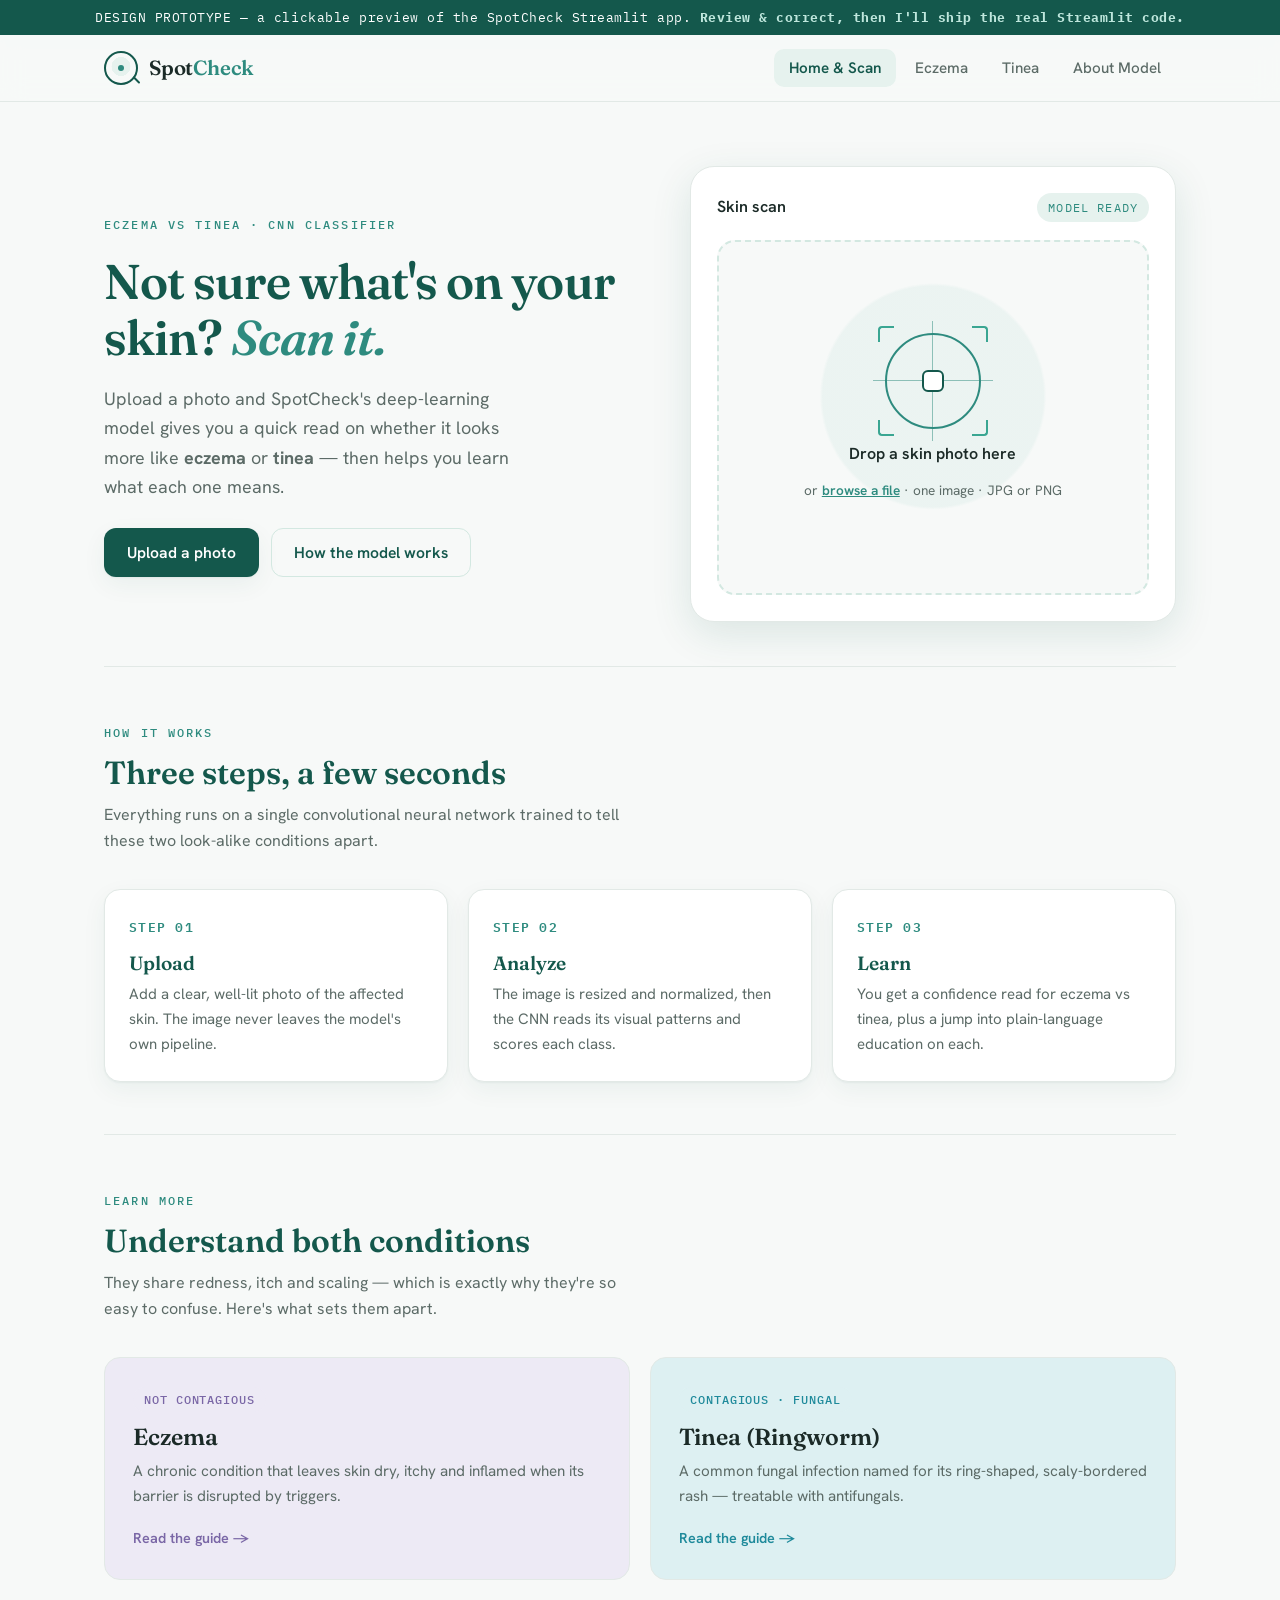
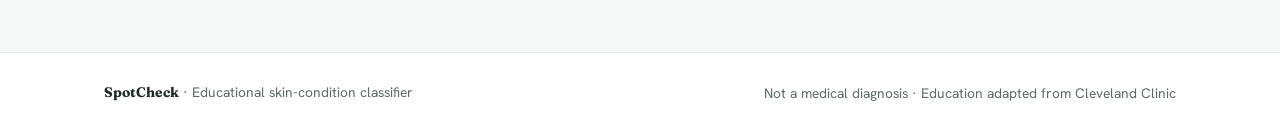
<file: spotcheck-prototype.html>
<!DOCTYPE html>
<html lang="en">
<head>
<meta charset="UTF-8" />
<meta name="viewport" content="width=device-width, initial-scale=1.0" />
<title>SpotCheck — Design Prototype</title>
<link rel="preconnect" href="https://fonts.googleapis.com">
<link rel="preconnect" href="https://fonts.gstatic.com" crossorigin>
<link href="https://fonts.googleapis.com/css2?family=Fraunces:opsz,wght@9..144,400;9..144,500;9..144,600;9..144,700&family=Hanken+Grotesk:wght@400;500;600;700&family=IBM+Plex+Mono:wght@400;500;600&display=swap" rel="stylesheet">
<style>
  :root{
    --bg:#F7F9F8;
    --surface:#FFFFFF;
    --mint:#E6F2EE;
    --mint-2:#D3E8E1;
    --primary:#14584C;
    --primary-2:#2E8B7F;
    --accent:#3AA692;
    --ink:#1B2A27;
    --muted:#5C6B67;
    --line:#E2E9E6;
    --amber:#C2571A;
    --amber-soft:#FBEDE3;
    --eczema:#7A67A6;
    --eczema-soft:#EDEAF5;
    --tinea:#1F8A9B;
    --tinea-soft:#DDF0F2;
    --radius:16px;
    --shadow:0 1px 2px rgba(20,88,76,.05), 0 8px 24px rgba(20,88,76,.06);
    --shadow-lg:0 12px 40px rgba(20,88,76,.12);
    --maxw:1120px;
  }
  *{box-sizing:border-box;}
  html{scroll-behavior:smooth;}
  body{
    margin:0;background:var(--bg);color:var(--ink);
    font-family:"Hanken Grotesk",system-ui,sans-serif;
    font-size:16px;line-height:1.65;-webkit-font-smoothing:antialiased;
  }
  h1,h2,h3,h4{font-family:"Fraunces",Georgia,serif;font-weight:600;line-height:1.15;color:var(--primary);margin:0;}
  a{color:inherit;text-decoration:none;}
  .mono{font-family:"IBM Plex Mono",monospace;}

  /* ---------- Top bar ---------- */
  header.topbar{
    position:sticky;top:0;z-index:50;background:rgba(247,249,248,.85);
    backdrop-filter:saturate(180%) blur(12px);
    border-bottom:1px solid var(--line);
  }
  .topbar-inner{
    max-width:var(--maxw);margin:0 auto;padding:14px 24px;
    display:flex;align-items:center;justify-content:space-between;gap:16px;
  }
  .brand{display:flex;align-items:center;gap:11px;cursor:pointer;}
  .brand .lens{
    width:34px;height:34px;border-radius:50%;flex:none;
    border:2px solid var(--primary);position:relative;
    background:radial-gradient(circle at 50% 45%,var(--mint) 0 42%,transparent 43%);
  }
  .brand .lens::after{
    content:"";position:absolute;width:9px;height:2px;background:var(--primary);
    right:-5px;bottom:2px;transform:rotate(45deg);border-radius:2px;
  }
  .brand .lens .dot{position:absolute;inset:0;margin:auto;width:6px;height:6px;border-radius:50%;background:var(--primary-2);}
  .brand b{font-family:"Fraunces",serif;font-weight:600;font-size:1.28rem;color:var(--ink);letter-spacing:-.01em;}
  .brand span{color:var(--primary-2);}
  nav.menu{display:flex;gap:4px;align-items:center;}
  nav.menu button{
    font-family:inherit;font-size:.95rem;font-weight:500;color:var(--muted);
    background:none;border:none;cursor:pointer;padding:9px 15px;border-radius:10px;
    position:relative;transition:.18s;
  }
  nav.menu button:hover{color:var(--primary);background:var(--mint);}
  nav.menu button.active{color:var(--primary);background:var(--mint);font-weight:600;}
  .menu-toggle{display:none;}

  main{max-width:var(--maxw);margin:0 auto;padding:0 24px;}
  .page{display:none;animation:fade .4s ease;}
  .page.active{display:block;}
  @keyframes fade{from{opacity:0;transform:translateY(6px);}to{opacity:1;transform:none;}}

  .eyebrow{
    font-family:"IBM Plex Mono",monospace;font-size:.74rem;letter-spacing:.18em;
    text-transform:uppercase;color:var(--primary-2);font-weight:500;
  }

  /* ---------- Home / Scan ---------- */
  .hero{
    display:grid;grid-template-columns:1.05fr .95fr;gap:48px;align-items:center;
    padding:64px 0 44px;
  }
  .hero h1{font-size:3.05rem;letter-spacing:-.02em;margin:16px 0 18px;}
  .hero h1 em{font-style:italic;color:var(--primary-2);}
  .hero p.lead{font-size:1.12rem;color:var(--muted);max-width:44ch;margin:0 0 26px;}
  .hero-cta{display:flex;gap:12px;flex-wrap:wrap;}
  .btn{
    font-family:inherit;font-weight:600;font-size:.98rem;cursor:pointer;
    padding:13px 22px;border-radius:12px;border:1px solid transparent;transition:.18s;
  }
  .btn-primary{background:var(--primary);color:#fff;box-shadow:var(--shadow);}
  .btn-primary:hover{background:#0f4b41;transform:translateY(-1px);}
  .btn-ghost{background:transparent;color:var(--primary);border-color:var(--mint-2);}
  .btn-ghost:hover{background:var(--mint);}

  /* Scan panel — the signature lens dropzone */
  .scan-card{
    background:var(--surface);border-radius:24px;padding:26px;box-shadow:var(--shadow-lg);
    border:1px solid var(--line);
  }
  .scan-head{display:flex;align-items:center;justify-content:space-between;margin-bottom:18px;}
  .scan-head .pill{font-family:"IBM Plex Mono",monospace;font-size:.72rem;letter-spacing:.1em;
    text-transform:uppercase;color:var(--primary-2);background:var(--mint);padding:5px 11px;border-radius:20px;}
  .dropzone{
    position:relative;border:2px dashed var(--mint-2);border-radius:18px;
    background:
      radial-gradient(circle at 50% 44%, rgba(58,166,146,.06) 0 38%, transparent 39%),
      var(--bg);
    aspect-ratio:1/.82;display:flex;flex-direction:column;align-items:center;justify-content:center;
    text-align:center;gap:12px;cursor:pointer;transition:.2s;overflow:hidden;
  }
  .dropzone:hover{border-color:var(--accent);background:var(--mint);}
  .reticle{
    width:96px;height:96px;border-radius:50%;border:2px solid var(--primary-2);
    position:relative;display:flex;align-items:center;justify-content:center;
  }
  .reticle::before,.reticle::after{content:"";position:absolute;background:var(--primary-2);opacity:.5;}
  .reticle::before{width:1px;height:120px;}
  .reticle::after{height:1px;width:120px;}
  .reticle .crosshair{width:22px;height:22px;border:2px solid var(--primary);border-radius:6px;background:var(--surface);z-index:1;position:relative;}
  .reticle .corner{position:absolute;width:16px;height:16px;border:2px solid var(--accent);}
  .reticle .c1{top:-9px;left:-9px;border-right:none;border-bottom:none;border-radius:4px 0 0 0;}
  .reticle .c2{top:-9px;right:-9px;border-left:none;border-bottom:none;border-radius:0 4px 0 0;}
  .reticle .c3{bottom:-9px;left:-9px;border-right:none;border-top:none;border-radius:0 0 0 4px;}
  .reticle .c4{bottom:-9px;right:-9px;border-left:none;border-top:none;border-radius:0 0 4px 0;}
  .dropzone .dz-title{font-weight:600;color:var(--ink);}
  .dropzone .dz-sub{font-size:.85rem;color:var(--muted);}
  .dropzone .browse{color:var(--primary-2);font-weight:600;text-decoration:underline;}

  /* Result card */
  .result{margin-top:18px;display:none;}
  .result.show{display:block;animation:fade .4s;}
  .result-top{display:flex;align-items:center;gap:14px;margin-bottom:16px;}
  .result-verdict{font-family:"Fraunces",serif;font-size:1.5rem;font-weight:600;color:var(--primary);}
  .chip{font-family:"IBM Plex Mono",monospace;font-size:.72rem;letter-spacing:.08em;text-transform:uppercase;
    padding:5px 11px;border-radius:20px;font-weight:500;}
  .chip-eczema{background:var(--eczema-soft);color:var(--eczema);}
  .chip-tinea{background:var(--tinea-soft);color:var(--tinea);}
  .bar-row{display:flex;align-items:center;gap:12px;margin:9px 0;}
  .bar-row .lab{width:74px;font-size:.86rem;color:var(--muted);font-weight:500;}
  .bar-track{flex:1;height:10px;background:var(--mint);border-radius:6px;overflow:hidden;}
  .bar-fill{height:100%;border-radius:6px;transition:width 1s cubic-bezier(.2,.7,.2,1);}
  .bar-row .val{width:52px;text-align:right;font-family:"IBM Plex Mono",monospace;font-size:.86rem;font-weight:600;color:var(--ink);}

  .disclaimer{
    display:flex;gap:12px;align-items:flex-start;background:var(--amber-soft);
    border:1px solid #F0D8C6;border-radius:14px;padding:14px 16px;margin-top:18px;
  }
  .disclaimer .ic{flex:none;width:22px;height:22px;border-radius:50%;background:var(--amber);color:#fff;
    display:flex;align-items:center;justify-content:center;font-weight:700;font-size:.8rem;font-family:serif;}
  .disclaimer p{margin:0;font-size:.86rem;color:#7a3d16;line-height:1.55;}

  /* How it works */
  section.block{padding:52px 0;border-top:1px solid var(--line);}
  .block-head{max-width:60ch;margin-bottom:34px;}
  .block-head h2{font-size:2rem;margin:10px 0 10px;}
  .block-head p{color:var(--muted);margin:0;}
  .steps{display:grid;grid-template-columns:repeat(3,1fr);gap:20px;}
  .step{background:var(--surface);border:1px solid var(--line);border-radius:var(--radius);padding:24px;box-shadow:var(--shadow);}
  .step .num{font-family:"IBM Plex Mono",monospace;font-size:.8rem;color:var(--primary-2);font-weight:600;letter-spacing:.1em;}
  .step h3{font-size:1.2rem;margin:12px 0 8px;}
  .step p{margin:0;color:var(--muted);font-size:.94rem;}

  .learn-split{display:grid;grid-template-columns:1fr 1fr;gap:20px;}
  .learn-card{border-radius:var(--radius);padding:28px;cursor:pointer;transition:.2s;border:1px solid var(--line);}
  .learn-card:hover{transform:translateY(-2px);box-shadow:var(--shadow-lg);}
  .learn-card.ecz{background:var(--eczema-soft);}
  .learn-card.tin{background:var(--tinea-soft);}
  .learn-card h3{font-size:1.45rem;color:var(--ink);margin-bottom:8px;}
  .learn-card p{margin:0 0 16px;color:var(--muted);font-size:.95rem;}
  .learn-card .go{font-weight:600;font-size:.9rem;}
  .learn-card.ecz .go{color:var(--eczema);}
  .learn-card.tin .go{color:var(--tinea);}

  /* ---------- Article layout (Eczema / Tinea) ---------- */
  .article-hero{padding:52px 0 30px;}
  .article-hero .chip{margin-bottom:14px;display:inline-block;}
  .article-hero h1{font-size:2.7rem;letter-spacing:-.02em;margin-bottom:14px;}
  .article-hero p{color:var(--muted);max-width:58ch;font-size:1.08rem;margin:0;}
  .glance{display:flex;flex-wrap:wrap;gap:10px;margin-top:22px;}
  .glance .g{background:var(--surface);border:1px solid var(--line);border-radius:12px;padding:10px 15px;font-size:.85rem;}
  .glance .g b{display:block;color:var(--primary);font-family:"Fraunces",serif;font-size:1.05rem;}
  .glance .g span{color:var(--muted);}

  .article-layout{display:grid;grid-template-columns:1fr 244px;gap:44px;align-items:start;padding-bottom:70px;}
  .toolbar{display:flex;align-items:center;justify-content:space-between;gap:12px;margin-bottom:14px;flex-wrap:wrap;}
  .toolbar .t-title{font-family:"IBM Plex Mono",monospace;font-size:.74rem;letter-spacing:.16em;text-transform:uppercase;color:var(--muted);}
  .expand-all{font-family:inherit;font-size:.85rem;font-weight:600;color:var(--primary-2);background:var(--mint);border:none;
    padding:8px 14px;border-radius:9px;cursor:pointer;transition:.15s;}
  .expand-all:hover{background:var(--mint-2);}

  .accordion{display:flex;flex-direction:column;gap:12px;}
  .acc{background:var(--surface);border:1px solid var(--line);border-radius:var(--radius);overflow:hidden;scroll-margin-top:88px;}
  .acc-head{display:flex;align-items:center;gap:14px;padding:20px 22px;cursor:pointer;user-select:none;transition:.15s;}
  .acc-head:hover{background:var(--mint);}
  .acc-head .idx{font-family:"IBM Plex Mono",monospace;font-size:.78rem;color:var(--primary-2);font-weight:600;flex:none;width:24px;}
  .acc-head h3{font-size:1.22rem;flex:1;}
  .acc-head .caret{flex:none;width:22px;height:22px;border-radius:50%;background:var(--mint);display:flex;align-items:center;justify-content:center;transition:.25s;color:var(--primary);}
  .acc.open .acc-head .caret{transform:rotate(180deg);background:var(--mint-2);}
  .acc-body{max-height:0;overflow:hidden;transition:max-height .4s ease;}
  .acc.open .acc-body{max-height:4000px;}
  .acc-inner{padding:2px 24px 24px;}
  .acc-inner h4{font-family:"Fraunces",serif;font-size:1.05rem;color:var(--ink);margin:20px 0 6px;font-weight:600;}
  .acc-inner h4:first-child{margin-top:6px;}
  .acc-inner p{margin:0 0 12px;color:#38443F;}
  .acc-inner ul{margin:0 0 14px;padding-left:20px;color:#38443F;}
  .acc-inner li{margin:4px 0;}
  .acc-inner .qa{color:var(--primary);font-weight:600;font-family:"Fraunces",serif;}
  .med-figure{margin:6px 0 18px;}
  .med-figure img{width:100%;height:auto;display:block;border-radius:14px;border:1px solid var(--line);}
  .med-figure figcaption{font-size:.8rem;color:var(--muted);margin-top:8px;line-height:1.45;}
  .med-figure figcaption b{color:var(--ink);font-weight:600;}

  /* Right quick nav */
  .quicknav{position:sticky;top:88px;}
  .quicknav .qn-label{font-family:"IBM Plex Mono",monospace;font-size:.72rem;letter-spacing:.16em;text-transform:uppercase;color:var(--muted);margin-bottom:12px;padding-left:12px;}
  .quicknav a{display:block;font-size:.9rem;color:var(--muted);padding:7px 12px;border-left:2px solid var(--line);transition:.15s;line-height:1.35;}
  .quicknav a:hover{color:var(--primary);border-color:var(--mint-2);background:var(--mint);}
  .quicknav a.active{color:var(--primary);font-weight:600;border-color:var(--primary);background:var(--mint);}

  .src-note{font-size:.82rem;color:var(--muted);margin-top:26px;padding-top:16px;border-top:1px solid var(--line);}
  .src-note a{color:var(--primary-2);text-decoration:underline;}

  /* ---------- About Model ---------- */
  .about-hero{padding:56px 0 20px;max-width:70ch;}
  .about-hero h1{font-size:2.7rem;letter-spacing:-.02em;margin:14px 0 16px;}
  .about-hero p{color:var(--muted);font-size:1.1rem;margin:0;}
  .highlight-grid{display:grid;grid-template-columns:repeat(3,1fr);gap:18px;padding:36px 0;}
  .hl{background:var(--primary);color:#fff;border-radius:20px;padding:26px;position:relative;overflow:hidden;}
  .hl:nth-child(2){background:var(--primary-2);}
  .hl:nth-child(3){background:#1E6B5E;}
  .hl .hl-eye{font-family:"IBM Plex Mono",monospace;font-size:.72rem;letter-spacing:.14em;text-transform:uppercase;opacity:.75;}
  .hl .hl-big{font-family:"Fraunces",serif;font-size:2.5rem;font-weight:600;margin:8px 0 2px;line-height:1;}
  .hl .hl-sub{font-size:.9rem;opacity:.9;}

  .narrative{display:grid;grid-template-columns:1fr;gap:0;}
  .nsec{padding:34px 0;border-top:1px solid var(--line);display:grid;grid-template-columns:210px 1fr;gap:36px;align-items:start;}
  .nsec .nstep{font-family:"IBM Plex Mono",monospace;font-size:.76rem;color:var(--primary-2);font-weight:600;letter-spacing:.08em;}
  .nsec h2{font-size:1.5rem;margin:8px 0 0;}
  .nsec .ncontent p{margin:0 0 12px;color:#38443F;}
  .nsec .ncontent p:last-child{margin-bottom:0;}
  .nsec .ncontent ul{color:#38443F;padding-left:20px;margin:0 0 12px;}
  .nsec .ncontent li{margin:4px 0;}

  .metric-table{width:100%;border-collapse:collapse;margin:8px 0 4px;font-size:.92rem;}
  .metric-table th,.metric-table td{text-align:left;padding:10px 14px;border-bottom:1px solid var(--line);}
  .metric-table th{font-family:"IBM Plex Mono",monospace;font-size:.72rem;letter-spacing:.08em;text-transform:uppercase;color:var(--muted);font-weight:500;}
  .metric-table td.num{font-family:"IBM Plex Mono",monospace;font-weight:600;color:var(--primary);}
  .metric-table tr:last-child td{border-bottom:none;}

  .confusion{display:inline-grid;grid-template-columns:auto auto auto;gap:6px;margin:6px 0 2px;font-family:"IBM Plex Mono",monospace;font-size:.82rem;}
  .confusion .cm-cell{padding:14px 18px;border-radius:10px;text-align:center;min-width:78px;}
  .confusion .cm-lab{color:var(--muted);display:flex;align-items:center;justify-content:center;font-size:.72rem;}
  .cm-tp{background:var(--mint);color:var(--primary);}
  .cm-tn{background:var(--mint);color:var(--primary);}
  .cm-fp,.cm-fn{background:var(--amber-soft);color:var(--amber);}
  .cm-big{font-size:1.25rem;font-weight:600;display:block;}
  .cm-small{font-size:.64rem;opacity:.8;}

  .arch-flow{display:flex;flex-wrap:wrap;align-items:center;gap:8px;margin:6px 0 4px;}
  .arch-node{background:var(--mint);color:var(--primary);border:1px solid var(--mint-2);border-radius:10px;
    padding:8px 12px;font-size:.8rem;font-weight:600;font-family:"IBM Plex Mono",monospace;}
  .arch-node.res{background:var(--tinea-soft);border-color:#BFE0D7;}
  .arch-arrow{color:var(--muted);font-size:.9rem;}

  /* ---------- footer ---------- */
  footer{border-top:1px solid var(--line);background:var(--surface);margin-top:20px;}
  .foot-inner{max-width:var(--maxw);margin:0 auto;padding:28px 24px;display:flex;justify-content:space-between;align-items:center;flex-wrap:wrap;gap:14px;color:var(--muted);font-size:.86rem;}

  /* prototype ribbon */
  .proto-note{background:var(--primary);color:#fff;text-align:center;font-size:.8rem;padding:7px 16px;font-family:"IBM Plex Mono",monospace;letter-spacing:.04em;}
  .proto-note b{color:#BFE7DD;}

  /* ---------- responsive ---------- */
  @media (max-width:860px){
    .hero{grid-template-columns:1fr;gap:32px;padding:40px 0 30px;}
    .hero h1{font-size:2.4rem;}
    .steps{grid-template-columns:1fr;}
    .learn-split{grid-template-columns:1fr;}
    .article-layout{grid-template-columns:1fr;}
    .quicknav{position:relative;top:0;order:-1;background:var(--surface);border:1px solid var(--line);border-radius:14px;padding:14px;}
    .highlight-grid{grid-template-columns:1fr;}
    .nsec{grid-template-columns:1fr;gap:12px;}
    nav.menu{position:fixed;inset:57px 0 auto 0;flex-direction:column;background:var(--bg);border-bottom:1px solid var(--line);padding:10px 16px;display:none;align-items:stretch;}
    nav.menu.open{display:flex;}
    nav.menu button{text-align:left;}
    .menu-toggle{display:flex;align-items:center;justify-content:center;width:40px;height:40px;border-radius:10px;border:1px solid var(--line);background:var(--surface);cursor:pointer;}
    .menu-toggle span{width:18px;height:2px;background:var(--ink);position:relative;}
    .menu-toggle span::before,.menu-toggle span::after{content:"";position:absolute;left:0;width:18px;height:2px;background:var(--ink);}
    .menu-toggle span::before{top:-6px;}.menu-toggle span::after{top:6px;}
  }
</style>
</head>
<body>

<div class="proto-note">DESIGN PROTOTYPE — a clickable preview of the SpotCheck Streamlit app. <b>Review &amp; correct, then I'll ship the real Streamlit code.</b></div>

<header class="topbar">
  <div class="topbar-inner">
    <div class="brand" onclick="go('home')">
      <span class="lens"><span class="dot"></span></span>
      <b>Spot<span>Check</span></b>
    </div>
    <button class="menu-toggle" onclick="document.querySelector('nav.menu').classList.toggle('open')"><span></span></button>
    <nav class="menu">
      <button data-nav="home" class="active" onclick="go('home')">Home &amp; Scan</button>
      <button data-nav="eczema" onclick="go('eczema')">Eczema</button>
      <button data-nav="tinea" onclick="go('tinea')">Tinea</button>
      <button data-nav="about" onclick="go('about')">About Model</button>
    </nav>
  </div>
</header>

<main>

<!-- ============ HOME & SCAN ============ -->
<section class="page active" id="page-home">
  <div class="hero">
    <div>
      <span class="eyebrow">Eczema vs Tinea · CNN Classifier</span>
      <h1>Not sure what's on your skin? <em>Scan it.</em></h1>
      <p class="lead">Upload a photo and SpotCheck's deep-learning model gives you a quick read on whether it looks more like <b>eczema</b> or <b>tinea</b> — then helps you learn what each one means.</p>
      <div class="hero-cta">
        <button class="btn btn-primary" onclick="document.getElementById('dz').scrollIntoView({block:'center'})">Upload a photo</button>
        <button class="btn btn-ghost" onclick="go('about')">How the model works</button>
      </div>
    </div>

    <div class="scan-card">
      <div class="scan-head">
        <span style="font-weight:600;">Skin scan</span>
        <span class="pill">Model ready</span>
      </div>
      <div class="dropzone" id="dz" onclick="runDemo()">
        <div class="reticle">
          <div class="corner c1"></div><div class="corner c2"></div>
          <div class="corner c3"></div><div class="corner c4"></div>
          <div class="crosshair"></div>
        </div>
        <div class="dz-title">Drop a skin photo here</div>
        <div class="dz-sub">or <span class="browse">browse a file</span> · one image · JPG or PNG</div>
      </div>

      <div class="result" id="result">
        <div class="result-top">
          <span class="result-verdict">Looks like Eczema</span>
          <span class="chip chip-eczema">85% confidence</span>
        </div>
        <div class="bar-row">
          <span class="lab">Eczema</span>
          <span class="bar-track"><span class="bar-fill" id="barE" style="width:0;background:var(--eczema);"></span></span>
          <span class="val" id="valE">0%</span>
        </div>
        <div class="bar-row">
          <span class="lab">Tinea</span>
          <span class="bar-track"><span class="bar-fill" id="barT" style="width:0;background:var(--tinea);"></span></span>
          <span class="val" id="valT">0%</span>
        </div>
        <div class="disclaimer">
          <span class="ic">i</span>
          <p><b>This is not a medical diagnosis.</b> SpotCheck is a supportive tool, not a doctor. See a dermatologist or healthcare provider to confirm any skin condition and get treatment.</p>
        </div>
      </div>
    </div>
  </div>

  <section class="block">
    <div class="block-head">
      <span class="eyebrow">How it works</span>
      <h2>Three steps, a few seconds</h2>
      <p>Everything runs on a single convolutional neural network trained to tell these two look-alike conditions apart.</p>
    </div>
    <div class="steps">
      <div class="step"><span class="num">STEP 01</span><h3>Upload</h3><p>Add a clear, well-lit photo of the affected skin. The image never leaves the model's own pipeline.</p></div>
      <div class="step"><span class="num">STEP 02</span><h3>Analyze</h3><p>The image is resized and normalized, then the CNN reads its visual patterns and scores each class.</p></div>
      <div class="step"><span class="num">STEP 03</span><h3>Learn</h3><p>You get a confidence read for eczema vs tinea, plus a jump into plain-language education on each.</p></div>
    </div>
  </section>

  <section class="block">
    <div class="block-head">
      <span class="eyebrow">Learn more</span>
      <h2>Understand both conditions</h2>
      <p>They share redness, itch and scaling — which is exactly why they're so easy to confuse. Here's what sets them apart.</p>
    </div>
    <div class="learn-split">
      <div class="learn-card ecz" onclick="go('eczema')">
        <span class="chip chip-eczema">Not contagious</span>
        <h3 style="margin-top:12px;">Eczema</h3>
        <p>A chronic condition that leaves skin dry, itchy and inflamed when its barrier is disrupted by triggers.</p>
        <span class="go">Read the guide →</span>
      </div>
      <div class="learn-card tin" onclick="go('tinea')">
        <span class="chip chip-tinea">Contagious · fungal</span>
        <h3 style="margin-top:12px;">Tinea (Ringworm)</h3>
        <p>A common fungal infection named for its ring-shaped, scaly-bordered rash — treatable with antifungals.</p>
        <span class="go">Read the guide →</span>
      </div>
    </div>
  </section>
</section>

<!-- ============ ECZEMA ============ -->
<section class="page" id="page-eczema">
  <div class="article-hero">
    <span class="chip chip-eczema">Chronic · Not contagious</span>
    <h1>Eczema</h1>
    <p>A condition that makes skin dry, itchy and bumpy by weakening its barrier function. Eczema is a type of dermatitis — a group of conditions that cause skin inflammation.</p>
    <div class="glance">
      <div class="g"><b>31M+</b><span>Americans affected</span></div>
      <div class="g"><b>6 types</b><span>including atopic dermatitis</span></div>
      <div class="g"><b>Any age</b><span>often starts in childhood</span></div>
      <div class="g"><b>No cure</b><span>but very manageable</span></div>
    </div>
  </div>

  <div class="article-layout">
    <div>
      <div class="toolbar">
        <span class="t-title">Education · 8 sections</span>
        <button class="expand-all" data-scope="eczema" onclick="toggleAll('eczema',this)">Collapse all</button>
      </div>
      <div class="accordion" id="acc-eczema">

        <div class="acc open" id="ecz-overview">
          <div class="acc-head" onclick="toggleAcc(this)"><span class="idx">01</span><h3>Overview</h3><span class="caret">⌄</span></div>
          <div class="acc-body"><div class="acc-inner">
            <h4>What is eczema?</h4>
            <p>Eczema is a condition that causes your skin to become dry, itchy and bumpy. It weakens your skin's barrier function, which helps your skin retain moisture and protects your body from outside elements. Eczema is a type of dermatitis, a group of conditions that cause skin inflammation.</p>
            <h4>What are the types of eczema?</h4>
            <p>Each type has unique triggers that can affect your skin's barrier function:</p>
            <ul><li>Atopic dermatitis</li><li>Contact dermatitis</li><li>Dyshidrotic eczema</li><li>Neurodermatitis</li><li>Nummular eczema</li><li>Seborrheic dermatitis</li></ul>
            <p>It's possible to have more than one type of eczema at the same time.</p>
            <figure class="med-figure">
              <img src="[data-uri]" alt="Eczema rash on a forearm — red, blotchy, inflamed patches" />
              <figcaption><b>What eczema can look like.</b> Red to pink, blotchy, inflamed patches with dry, irritated skin — here across the forearm. Appearance varies by skin tone and body area.</figcaption>
            </figure>
            <h4>Who does eczema affect?</h4>
            <p>Eczema can affect anyone at any age. Symptoms usually appear during childhood and last into adulthood. Your risk is higher with a family history or diagnosis of dermatitis, allergies, hay fever or asthma.</p>
            <h4>How common is eczema?</h4>
            <p>Eczema is common and affects more than 31 million Americans. Infants are prone to it — 10% to 20% will have it — but nearly half of infants diagnosed outgrow it or improve significantly as they get older.</p>
          </div></div>
        </div>

        <div class="acc" id="ecz-symptoms">
          <div class="acc-head" onclick="toggleAcc(this)"><span class="idx">02</span><h3>Symptoms and Causes</h3><span class="caret">⌄</span></div>
          <div class="acc-body"><div class="acc-inner">
            <h4>What are the symptoms of eczema?</h4>
            <ul><li>Dry skin</li><li>Itchy skin</li><li>Skin rash</li><li>Bumps on your skin</li><li>Thick, leathery patches of skin</li><li>Flaky, scaly or crusty skin</li><li>Swelling</li></ul>
            <h4>What does an eczema rash look like?</h4>
            <p>Eczema can look different on each person. On darker skin tones a rash can be purple, brown or gray; on lighter skin tones it can look pink, red or purple.</p>
            <h4>Where do symptoms appear?</h4>
            <p>Symptoms can appear anywhere. The most common spots are the hands, neck, elbows, ankles, knees, feet, face (especially cheeks), in and around the ears, and lips. Less commonly, it can appear on the nipples, breasts, vulva and penis.</p>
            <h4>Does eczema hurt?</h4>
            <p>Eczema doesn't usually cause pain. Scratching can break the skin and create a painful sore. Some types, like contact dermatitis, cause a burning sensation and discomfort.</p>
            <h4>What causes eczema?</h4>
            <p><span class="qa">Your immune system:</span> it overreacts to small irritants or allergens, treating them as invaders and creating inflammation, which causes symptoms.</p>
            <p><span class="qa">Your genes:</span> risk is higher with a family history of eczema, dermatitis, asthma, hay fever or allergies, or a genetic mutation affecting the skin barrier.</p>
            <p><span class="qa">Your environment:</span> smoke, air pollutants, harsh soaps, wool, some skin-care products and low humidity can all irritate skin; heat and high humidity worsen itch.</p>
            <p><span class="qa">Emotional triggers:</span> high stress, anxiety or depression can bring on more frequent flare-ups.</p>
            <h4>What triggers a flare-up?</h4>
            <p>Triggers differ per person, but common ones include dry weather, certain fabrics, makeup or skin-care products, smoke and pollutants, soaps and detergents, stress, and touching something you're allergic to.</p>
            <h4>Do certain foods trigger eczema?</h4>
            <p>The link is unclear. If you have a food allergy (common ones: peanuts, dairy, eggs), that food may worsen symptoms. If you don't have a food allergy, no foods will cause or worsen your eczema.</p>
            <h4>Is it autoimmune? Is it contagious?</h4>
            <p>Eczema can make the immune system overreact but isn't classified as autoimmune. It is <b>not contagious</b> — you can't spread it through contact.</p>
          </div></div>
        </div>

        <div class="acc" id="ecz-diagnosis">
          <div class="acc-head" onclick="toggleAcc(this)"><span class="idx">03</span><h3>Diagnosis and Tests</h3><span class="caret">⌄</span></div>
          <div class="acc-body"><div class="acc-inner">
            <h4>How is eczema diagnosed?</h4>
            <p>A healthcare provider diagnoses eczema after a physical exam of your skin. Most people are diagnosed as children, but it can happen at any age. Because symptoms resemble other conditions, tests may be used to rule those out and confirm the diagnosis, such as an allergy test, blood tests, or a skin biopsy to distinguish one type of dermatitis from another.</p>
            <h4>Questions a provider might ask</h4>
            <ul>
              <li>Where do you have symptoms on your body?</li>
              <li>Did you use any products to treat your skin?</li>
              <li>Do you have conditions like allergies or asthma?</li>
              <li>Is there a history of eczema in your family?</li>
              <li>How long have you had symptoms?</li>
              <li>Do you take hot showers?</li>
              <li>Does anything make symptoms worse (certain soaps or detergents)?</li>
              <li>Do symptoms affect your sleep or daily activities?</li>
            </ul>
            <h4>Who diagnoses eczema?</h4>
            <p>A primary care provider may refer you to a dermatologist — a specialist in skin conditions — to diagnose and treat your eczema.</p>
          </div></div>
        </div>

        <div class="acc" id="ecz-treatment">
          <div class="acc-head" onclick="toggleAcc(this)"><span class="idx">04</span><h3>Management and Treatment</h3><span class="caret">⌄</span></div>
          <div class="acc-body"><div class="acc-inner">
            <h4>How do I get rid of eczema?</h4>
            <p>Treatment is unique to you and your triggers. It may include:</p>
            <ul>
              <li>Using gentle, sensitive-skin moisturizers throughout the day; apply when skin is damp after a bath or shower</li>
              <li>Topical medications such as topical steroids, as advised by your provider</li>
              <li>Oral medications like anti-inflammatories, antihistamines or corticosteroids to reduce itch and swelling</li>
              <li>Immunosuppressant drugs to help regulate the immune system</li>
              <li>Light therapy to improve the skin's appearance</li>
              <li>Avoiding triggers that cause flare-ups</li>
            </ul>
            <h4>How do you treat childhood eczema?</h4>
            <ul>
              <li>Give short, warm baths instead of long, hot ones</li>
              <li>Moisturize several times daily (for infants, with each diaper change helps a lot)</li>
              <li>Keep room temperature and humidity steady</li>
              <li>Dress your child in cotton; avoid wool, silk and synthetics like polyester</li>
              <li>Use sensitive-skin or unscented laundry detergent</li>
              <li>Help them avoid rubbing or scratching</li>
            </ul>
            <h4>What type of moisturizer treats eczema?</h4>
            <p>Choose products that are hypoallergenic, fragrance- and dye-free; gentle or for sensitive skin; contain petroleum jelly or mineral oil; are free of preservatives or stabilizers; and include lipids and ceramides to improve the barrier. It may take trial and error to find the right one.</p>
            <h4>How do I manage symptoms?</h4>
            <p>You may not control genetic causes, but you can influence your environment and stress. Figure out what triggers or worsens your eczema and avoid it. The goal is to reduce itching and discomfort and prevent infection and further flare-ups.</p>
            <h4>How soon will I feel better?</h4>
            <p>It can take several weeks for skin to clear completely. Prescribed medications speed things up. If symptoms worsen or don't clear after a few weeks, contact your provider.</p>
            <h4>Are there complications?</h4>
            <p><span class="qa">Weeping eczema</span> causes fluid-filled blisters. <span class="qa">Infected eczema</span> occurs when bacteria, fungus or a virus breaks through the skin. Warning signs include fever and chills, clear-to-yellow fluid leaking from blisters, and pain and swelling.</p>
          </div></div>
        </div>

        <div class="acc" id="ecz-outlook">
          <div class="acc-head" onclick="toggleAcc(this)"><span class="idx">05</span><h3>Outlook / Prognosis</h3><span class="caret">⌄</span></div>
          <div class="acc-body"><div class="acc-inner">
            <h4>What can I expect?</h4>
            <p>Eczema and other dermatitis aren't harmful to the rest of your body and the condition isn't deadly. Nearly half of children with eczema outgrow it or improve by puberty; others have some form of it throughout life. For adults, it can be well managed with a good skin-care routine.</p>
            <h4>How long does eczema last?</h4>
            <p>Eczema can be lifelong — starting in infancy and continuing into adulthood. You can manage symptoms with at-home remedies, over-the-counter medications and prescriptions.</p>
            <h4>Is there a cure?</h4>
            <p>No. There are effective treatments, but none eliminate symptoms 100% of the time. Eczema is chronic — it can go away and come back unexpectedly — and treatments are very effective at reducing itchy, dry skin.</p>
          </div></div>
        </div>

        <div class="acc" id="ecz-prevention">
          <div class="acc-head" onclick="toggleAcc(this)"><span class="idx">06</span><h3>Prevention</h3><span class="caret">⌄</span></div>
          <div class="acc-body"><div class="acc-inner">
            <h4>How can I prevent flare-ups?</h4>
            <ul>
              <li>Moisturize regularly, sealing in moisture right after a bath or shower</li>
              <li>Bathe or shower with warm, not hot, water</li>
              <li>Stay hydrated — aim for at least eight glasses of water a day</li>
              <li>Wear loose cotton and natural materials; wash new clothing first; avoid wool and synthetics</li>
              <li>Manage stress and emotional triggers; seek professional support if needed</li>
              <li>Use a humidifier if dry air dries your skin</li>
              <li>Avoid irritants and allergens</li>
            </ul>
          </div></div>
        </div>

        <div class="acc" id="ecz-living">
          <div class="acc-head" onclick="toggleAcc(this)"><span class="idx">07</span><h3>Living With</h3><span class="caret">⌄</span></div>
          <div class="acc-body"><div class="acc-inner">
            <h4>How do I take care of myself?</h4>
            <p>Living with eczema can be challenging. Times when it disappears are called "remission"; times when symptoms appear or worsen are "flare-ups." The goal of treatment is to prevent flare-ups — avoid triggers, moisturize, take your medicine and follow your provider's instructions.</p>
            <h4>When should I see my provider?</h4>
            <ul>
              <li>You experience symptoms of eczema</li>
              <li>Symptoms get worse after treatment</li>
              <li>Symptoms don't go away a few weeks after treatment</li>
              <li>You get an infection, have a fever or experience severe pain</li>
            </ul>
            <h4>Questions to ask your provider</h4>
            <ul>
              <li>If it isn't eczema, what other skin condition might it be?</li>
              <li>Is there a specific moisturizer brand you recommend?</li>
              <li>Are there side effects to the treatment?</li>
              <li>How often should I see a dermatologist?</li>
              <li>What soaps, lotions or makeup should I avoid?</li>
              <li>How can I care for my skin at home?</li>
            </ul>
          </div></div>
        </div>

        <div class="acc" id="ecz-faq">
          <div class="acc-head" onclick="toggleAcc(this)"><span class="idx">08</span><h3>Additional Common Questions</h3><span class="caret">⌄</span></div>
          <div class="acc-body"><div class="acc-inner">
            <h4>Does the weather make eczema worse?</h4>
            <p>Yes. Certain temperatures and weather patterns can affect your skin. Low humidity (dry air) in winter can dry it out, while humidity from high heat makes you sweat, which can make itchiness worse.</p>
            <div class="src-note">Educational content adapted from <a href="https://my.clevelandclinic.org/health/diseases/9998-eczema" target="_blank" rel="noopener">Cleveland Clinic — Eczema</a>. For information only; not a substitute for professional medical advice.</div>
          </div></div>
        </div>

      </div>
    </div>

    <aside class="quicknav" id="qn-eczema">
      <div class="qn-label">On this page</div>
      <a href="#ecz-overview" class="active">Overview</a>
      <a href="#ecz-symptoms">Symptoms and Causes</a>
      <a href="#ecz-diagnosis">Diagnosis and Tests</a>
      <a href="#ecz-treatment">Management and Treatment</a>
      <a href="#ecz-outlook">Outlook / Prognosis</a>
      <a href="#ecz-prevention">Prevention</a>
      <a href="#ecz-living">Living With</a>
      <a href="#ecz-faq">Common Questions</a>
    </aside>
  </div>
</section>

<!-- ============ TINEA ============ -->
<section class="page" id="page-tinea">
  <div class="article-hero">
    <span class="chip chip-tinea">Fungal · Contagious</span>
    <h1>Tinea (Ringworm)</h1>
    <p>A fungus — not a worm — causes ringworm. It's a common, contagious skin infection named for the red, itchy, ring-shaped plaque it forms, and it's treated with antifungal medication.</p>
    <div class="glance">
      <div class="g"><b>20–25%</b><span>of people at any time</span></div>
      <div class="g"><b>4–14 days</b><span>to show after contact</span></div>
      <div class="g"><b>Antifungals</b><span>OTC or prescription</span></div>
      <div class="g"><b>Ring-shaped</b><span>raised, scaly border</span></div>
    </div>
  </div>

  <div class="article-layout">
    <div>
      <div class="toolbar">
        <span class="t-title">Education · 8 sections</span>
        <button class="expand-all" data-scope="tinea" onclick="toggleAll('tinea',this)">Collapse all</button>
      </div>
      <div class="accordion" id="acc-tinea">

        <div class="acc open" id="tin-overview">
          <div class="acc-head" onclick="toggleAcc(this)"><span class="idx">01</span><h3>Overview</h3><span class="caret">⌄</span></div>
          <div class="acc-body"><div class="acc-inner">
            <h4>What is ringworm?</h4>
            <p>A fungus — not a worm — causes ringworm. Fungi thrive in warm, humid areas like locker rooms and public showers. This common, contagious infection gets its name from the red, itchy, ring-shaped plaque it forms, and it spreads easily through close contact with an infected person, animal or object. Ringworm on the body is called <b>tinea corporis</b>, affecting the arms, legs, torso and face. It's treated with antifungal medication, over the counter or by prescription.</p>
            <h4>Types of ringworm</h4>
            <ul>
              <li><span class="qa">Athlete's foot (tinea pedis):</span> itchy, burning rash between the toes and on the soles; skin may become scaly, cracked or blistered.</li>
              <li><span class="qa">Jock itch (tinea cruris):</span> red, itchy rash in the groin, upper thighs or rectum.</li>
              <li><span class="qa">Scalp ringworm (tinea capitis):</span> scaly, red, itchy bald spots that can grow and become permanent if untreated.</li>
              <li><span class="qa">Hands (tinea manuum):</span> dry, cracked palms and ring-like patches.</li>
              <li><span class="qa">Beard (tinea barbae):</span> patches on the neck, chin and cheeks that may crust or fill with pus.</li>
              <li><span class="qa">Nails (tinea unguium / onychomycosis):</span> thick, discolored, deformed nails.</li>
            </ul>
            <h4>What does ringworm look like?</h4>
            <p>It typically begins as a flat, discolored patch — red in lighter complexions, brown in darker ones — with a ring-like, circular shape and a raised, scaly border.</p>
            <figure class="med-figure">
              <img src="[data-uri]" alt="Ringworm (tinea) lesion — a circular, red plaque with a raised, scaly border" />
              <figcaption><b>What tinea (ringworm) can look like.</b> A circular, discolored plaque with a raised, scaly border and a clearer center — the ring-like shape the infection is named for.</figcaption>
            </figure>
            <h4>Who gets ringworm?</h4>
            <p>It affects all ages. You're more at risk if you have a weakened immune system or an autoimmune disease like lupus, play high-contact sports such as wrestling, sweat excessively, use public locker rooms or showers, or work closely with animals that might have ringworm.</p>
            <h4>How common is it?</h4>
            <p>Ringworm is contagious and extremely common — it can affect 20% to 25% of the world's population at any given time.</p>
          </div></div>
        </div>

        <div class="acc" id="tin-symptoms">
          <div class="acc-head" onclick="toggleAcc(this)"><span class="idx">02</span><h3>Symptoms and Causes</h3><span class="caret">⌄</span></div>
          <div class="acc-body"><div class="acc-inner">
            <h4>What are the signs of ringworm?</h4>
            <p>Signs typically appear four to 14 days after your skin contacts the fungus:</p>
            <ul>
              <li>Circular, ring-shaped scales or plaques</li>
              <li>Flat patches with a raised, round border</li>
              <li>Itchy skin</li>
              <li>Hair loss or bald spots in the affected area</li>
            </ul>
            <h4>What causes ringworm?</h4>
            <p>Despite its name, a fungus causes it. This fungus naturally lives on your skin, hair and nails, but when its environment gets hot and damp it starts growing uncontrollably. You can get infected whenever your skin contacts the ringworm fungus on someone else's skin.</p>
            <h4>How contagious is it?</h4>
            <p>Ringworm is contagious. It can live on skin, surfaces and in soil. It mainly spreads through:</p>
            <ul>
              <li>Skin-to-skin contact with someone who has ringworm</li>
              <li>Contact with an infected dog, cat or other animal (pets or livestock)</li>
              <li>Contact with a contaminated surface, like a locker-room floor or sweaty gym clothes</li>
              <li>Sharing objects such as a brush, towel or bedding</li>
              <li>Contaminated soil</li>
            </ul>
          </div></div>
        </div>

        <div class="acc" id="tin-diagnosis">
          <div class="acc-head" onclick="toggleAcc(this)"><span class="idx">03</span><h3>Diagnosis and Tests</h3><span class="caret">⌄</span></div>
          <div class="acc-body"><div class="acc-inner">
            <h4>How is ringworm diagnosed?</h4>
            <p>Your healthcare provider can diagnose ringworm by looking at your skin and assessing your symptoms. They may scrape the area to examine the skin cells under a microscope — examining the scales typically confirms ringworm.</p>
          </div></div>
        </div>

        <div class="acc" id="tin-treatment">
          <div class="acc-head" onclick="toggleAcc(this)"><span class="idx">04</span><h3>Management and Treatment</h3><span class="caret">⌄</span></div>
          <div class="acc-body"><div class="acc-inner">
            <h4>How is ringworm treated?</h4>
            <p>Several over-the-counter and prescription antifungal medications treat ringworm, in forms like creams, gels or powders. More widespread ringworm can be treated with oral antifungal medication.</p>
            <h4>Antifungal creams and powders</h4>
            <p>OTC creams, gels or powders typically work well, including clotrimazole (Lotrimin®, Mycelex®), miconazole (Desenex®), terbinafine (Lamisil AT®) and tolnaftate (Tinactin®). If symptoms worsen or don't clear after two weeks, you may need an oral prescription.</p>
            <h4>Oral medication</h4>
            <p>A provider may prescribe oral antifungals for scalp ringworm or when many parts of the body are affected, usually for one to three months — for example fluconazole (Diflucan®), griseofulvin (Griasctin®), itraconazole (Sporanox®) and terbinafine (Lamisil®).</p>
            <h4>Antifungal shampoo</h4>
            <p>Shampoo such as ketoconazole (Nizoral A-D®) may stop scalp ringworm from spreading. It won't cure it — you also need a prescribed oral antifungal — and unaffected family members may benefit from using it too.</p>
            <h4>Home remedies</h4>
            <p>Remedies like apple cider vinegar or tea tree oil have little to no benefit; apple cider vinegar may cause open sores or inflammation. Your home may also need treatment — the fungus can live on surfaces for months, so use disinfectant sprays or bleach and wash clothes, sheets and towels in hot water and detergent.</p>
            <h4>Steroid creams</h4>
            <p>Corticosteroid creams may reduce inflammation but <b>shouldn't be used</b> to treat ringworm — in fact, they may worsen the infection.</p>
            <h4>What cures ringworm?</h4>
            <p>Mild cases clear within a few weeks; more serious infections may need six to 12 weeks. To promote healing: keep the area clean and dry, apply antifungal products for the entire treatment period, and avoid touching the area (wash your hands before touching other areas).</p>
            <h4>Does ringworm go away by itself?</h4>
            <p>It can, but that's uncommon — and while it's present on your skin, you're still contagious to others.</p>
          </div></div>
        </div>

        <div class="acc" id="tin-outlook">
          <div class="acc-head" onclick="toggleAcc(this)"><span class="idx">05</span><h3>Outlook / Prognosis</h3><span class="caret">⌄</span></div>
          <div class="acc-body"><div class="acc-inner">
            <h4>Can ringworm come back?</h4>
            <p>Yes. Ringworm will go away if treated appropriately, so follow your provider's plan until the infection clears completely. If you stop treatment or end it too soon, the infection can come back.</p>
            <h4>What are the complications?</h4>
            <p>Don't use anti-itch creams containing corticosteroids — they weaken the skin's defenses and can let the infection spread over larger areas. Rarely, the fungus goes deeper into the skin, making it harder to treat. Scalp ringworm can lead to a painful inflammation called <b>kerion</b>, with crusty, pus-filled sores, hair loss and scarring.</p>
          </div></div>
        </div>

        <div class="acc" id="tin-prevention">
          <div class="acc-head" onclick="toggleAcc(this)"><span class="idx">06</span><h3>Prevention</h3><span class="caret">⌄</span></div>
          <div class="acc-body"><div class="acc-inner">
            <h4>How can I prevent ringworm?</h4>
            <p>Ringworm thrives in damp, warm areas and can live on towels, clothes, sheets and surfaces for months. To prevent it:</p>
            <ul>
              <li>Change socks and underwear daily, or more often if damp or soiled</li>
              <li>Shower immediately after contact sports or exercise</li>
              <li>Wear sandals or shower shoes at pools and in public locker rooms and showers</li>
              <li>Dry your skin thoroughly after showering, especially between the toes</li>
              <li>Don't share towels, washcloths, sheets, clothes or combs</li>
              <li>Wash clothes, athletic gear, sheets and towels in hot water and detergent</li>
              <li>Disinfect surfaces with bleach or sprays</li>
              <li>Treat pets for ringworm if they're infected, and wash your hands after contact with animals</li>
            </ul>
            <p>A weak immune system or a damp, warm climate increases your risk.</p>
          </div></div>
        </div>

        <div class="acc" id="tin-living">
          <div class="acc-head" onclick="toggleAcc(this)"><span class="idx">07</span><h3>Living With</h3><span class="caret">⌄</span></div>
          <div class="acc-body"><div class="acc-inner">
            <h4>When should I call the doctor?</h4>
            <p>Call your provider if the infection appears on your scalp, looks infected (redness and swelling), occurs during pregnancy, spreads to other areas, or doesn't improve after using OTC antifungal medication as directed.</p>
            <h4>Questions to ask your doctor</h4>
            <ul>
              <li>How did I get ringworm?</li>
              <li>How long is ringworm contagious?</li>
              <li>Should I (or my child) stay home from work/school until it's gone?</li>
              <li>How do I prevent it spreading to other parts of my body — or to other people?</li>
              <li>What's the best treatment? Should I avoid any medications?</li>
              <li>How can I keep from getting it again?</li>
              <li>How can I tell if my pet has ringworm?</li>
              <li>Should I watch for signs of complications?</li>
            </ul>
          </div></div>
        </div>

        <div class="acc" id="tin-faq">
          <div class="acc-head" onclick="toggleAcc(this)"><span class="idx">08</span><h3>Additional Common Questions</h3><span class="caret">⌄</span></div>
          <div class="acc-body"><div class="acc-inner">
            <h4>Is ringworm an actual worm?</h4>
            <p>No. It's a fungal infection that gets its name from its ring-like border.</p>
            <h4>How does ringworm affect pregnancy?</h4>
            <p>The fungus won't affect your pregnancy, but check with your provider before using OTC antifungal creams or powders. Oral antifungals appear safe in pregnancy — your care provider can discuss risks and benefits.</p>
            <h4>Can you get ringworm from dogs or cats?</h4>
            <p>Yes — from dogs, cats and other animals like cows, goats or horses. Wash your hands after petting animals, and if a pet has ringworm, disinfect its bedding and clean surfaces it has visited.</p>
            <h4>How is ringworm different from eczema?</h4>
            <p>Both cause itchy, red skin, but unlike ringworm, eczema isn't contagious and doesn't spread from one area to another. Ringworm has a unique, ring-like appearance. Contact a provider for an appropriate diagnosis.</p>
            <div class="src-note">Educational content adapted from <a href="https://my.clevelandclinic.org/health/diseases/4560-ringworm" target="_blank" rel="noopener">Cleveland Clinic — Ringworm (Tinea)</a>. For information only; not a substitute for professional medical advice.</div>
          </div></div>
        </div>

      </div>
    </div>

    <aside class="quicknav" id="qn-tinea">
      <div class="qn-label">On this page</div>
      <a href="#tin-overview" class="active">Overview</a>
      <a href="#tin-symptoms">Symptoms and Causes</a>
      <a href="#tin-diagnosis">Diagnosis and Tests</a>
      <a href="#tin-treatment">Management and Treatment</a>
      <a href="#tin-outlook">Outlook / Prognosis</a>
      <a href="#tin-prevention">Prevention</a>
      <a href="#tin-living">Living With</a>
      <a href="#tin-faq">Common Questions</a>
    </aside>
  </div>
</section>

<!-- ============ ABOUT MODEL ============ -->
<section class="page" id="page-about">
  <div class="about-hero">
    <span class="eyebrow">About the model</span>
    <h1>One CNN, trained to tell eczema and tinea apart</h1>
    <p>SpotCheck is powered by a single convolutional neural network built and trained from scratch. Because eczema and tinea share redness, itch and scaling, the model learns the subtle visual patterns that separate them. Here's how it was built, from data to deployment.</p>
  </div>

  <div class="highlight-grid">
    <div class="hl">
      <span class="hl-eye">Dataset</span>
      <span class="hl-big">2,020</span>
      <span class="hl-sub">clean images · Eczema 1,037 · Tinea 983</span>
    </div>
    <div class="hl">
      <span class="hl-eye">Architecture</span>
      <span class="hl-big">748K</span>
      <span class="hl-sub">parameters · residual CNN, 224×224 input</span>
    </div>
    <div class="hl">
      <span class="hl-eye">Performance</span>
      <span class="hl-big">89.7%</span>
      <span class="hl-sub">ROC-AUC · 83.2% accuracy on the test set</span>
    </div>
  </div>

  <div class="narrative">

    <div class="nsec">
      <div><span class="nstep">SECTION 01</span><h2>Introduction</h2></div>
      <div class="ncontent">
        <p>Eczema and tinea have similar clinical appearances — redness, itching, scaly skin — which makes them hard to tell apart by eye, and a mix-up can lead to the wrong treatment. SpotCheck tackles this as a <b>binary image classification</b> problem: eczema versus tinea.</p>
        <p>The model is a Convolutional Neural Network (CNN) trained entirely from scratch — no transfer learning. Development followed a full pipeline: data exploration, preparation, model building, training, evaluation and inference.</p>
      </div>
    </div>

    <div class="nsec">
      <div><span class="nstep">SECTION 02</span><h2>Dataset</h2></div>
      <div class="ncontent">
        <p>Images come from the <b>Eczema and Tinea Skin Disease Dataset</b> (DermNet, via Kaggle). The raw collection held 2,147 images. A cleaning pass removed <b>107 exact duplicates</b> (detected by MD5 hashing) and <b>20 near-duplicates</b> (detected by perceptual hashing), and every remaining image was verified as readable.</p>
        <p>That left <b>2,020 clean images</b> — 1,037 eczema (51.3%) and 983 tinea (48.7%), a well-balanced split. The data was then divided with a stratified 70 / 15 / 15 split, keeping class proportions consistent across each set:</p>
        <ul>
          <li><b>Train:</b> 1,414 images</li>
          <li><b>Validation:</b> 303 images</li>
          <li><b>Test:</b> 303 images</li>
        </ul>
      </div>
    </div>

    <div class="nsec">
      <div><span class="nstep">SECTION 03</span><h2>Preparation</h2></div>
      <div class="ncontent">
        <p>Every image was standardized to three-channel RGB and resized to <b>224×224</b> using <b>letterbox resizing</b> — scaling proportionally and padding the shorter side — so the original shape is preserved instead of stretched. Pixel values were then normalized from 0–255 to a 0–1 range for stable training.</p>
        <p>To help the model generalize, the training set received <b>moderate augmentation</b>: horizontal and vertical flips, 90° rotations, small brightness shifts and light zoom. Validation and test images were only resized and normalized — no augmentation — so evaluation reflects real, unaltered data.</p>
      </div>
    </div>

    <div class="nsec">
      <div><span class="nstep">SECTION 04</span><h2>Model architecture</h2></div>
      <div class="ncontent">
        <p>The network — <span class="mono">Final_Residual_CNN</span> — is a residual CNN built with the Keras Functional API. It stacks five convolutional blocks, using <b>skip (residual) connections</b> to help gradients flow and a <b>SeparableConv2D</b> in the deeper block for efficiency. Features are pooled with Global Average Pooling and passed through two dense layers before the output.</p>
        <div class="arch-flow">
          <span class="arch-node">Input 224×224×3</span><span class="arch-arrow">→</span>
          <span class="arch-node">Conv 32</span><span class="arch-arrow">→</span>
          <span class="arch-node">Conv 64</span><span class="arch-arrow">→</span>
          <span class="arch-node res">Residual 128</span><span class="arch-arrow">→</span>
          <span class="arch-node res">Residual 256 · Separable</span><span class="arch-arrow">→</span>
          <span class="arch-node">Global Avg Pool</span><span class="arch-arrow">→</span>
          <span class="arch-node">Dense 256 → 128</span><span class="arch-arrow">→</span>
          <span class="arch-node">Sigmoid</span>
        </div>
        <p>Each dense layer is followed by dropout (0.3) to reduce overfitting, and the single sigmoid output gives the probability of tinea versus eczema. The whole model is compact — about <b>748K parameters (2.85 MB)</b>, of which ~746K are trainable — which keeps it light enough to run comfortably inside a Streamlit app.</p>
      </div>
    </div>

    <div class="nsec">
      <div><span class="nstep">SECTION 05</span><h2>Training strategy</h2></div>
      <div class="ncontent">
        <p>The model was trained with the <b>Adam</b> optimizer and a <b>Cosine Annealing learning-rate schedule with warmup</b>: the learning rate ramps gently from 1e-5 up to 5e-4 over the first 10 epochs, then decays smoothly along a cosine curve toward zero. The loss is <b>binary cross-entropy with label smoothing (0.1)</b>, which discourages the model from becoming overconfident and helps it generalize.</p>
        <p><b>EarlyStopping</b> (patience 15, restoring the best weights) guarded against overfitting, with a 100-epoch cap. Training stopped at <b>epoch 84</b>. Train and validation accuracy landed at <b>83.8%</b> and <b>83.8%</b> — a gap of just 0.02%, indicating no meaningful overfitting.</p>
      </div>
    </div>

    <div class="nsec">
      <div><span class="nstep">SECTION 06</span><h2>Performance</h2></div>
      <div class="ncontent">
        <p>On the held-out <b>test set of 303 images</b>, the model reached:</p>
        <table class="metric-table">
          <thead><tr><th>Metric</th><th>Score</th></tr></thead>
          <tbody>
            <tr><td>Accuracy</td><td class="num">83.2%</td></tr>
            <tr><td>Precision (macro)</td><td class="num">83.2%</td></tr>
            <tr><td>Recall (macro)</td><td class="num">83.1%</td></tr>
            <tr><td>Specificity (macro)</td><td class="num">83.1%</td></tr>
            <tr><td>F1-Score (macro)</td><td class="num">83.1%</td></tr>
            <tr><td>ROC-AUC</td><td class="num">89.7%</td></tr>
          </tbody>
        </table>
        <p style="margin-top:16px;">The confusion matrix on the test set:</p>
        <div class="confusion">
          <div class="cm-cell cm-lab"></div>
          <div class="cm-cell cm-lab">Pred. Eczema</div>
          <div class="cm-cell cm-lab">Pred. Tinea</div>
          <div class="cm-cell cm-lab">Actual&nbsp;Eczema</div>
          <div class="cm-cell cm-tp"><span class="cm-big">132</span><span class="cm-small">correct</span></div>
          <div class="cm-cell cm-fn"><span class="cm-big">23</span><span class="cm-small">missed</span></div>
          <div class="cm-cell cm-lab">Actual&nbsp;Tinea</div>
          <div class="cm-cell cm-fp"><span class="cm-big">28</span><span class="cm-small">missed</span></div>
          <div class="cm-cell cm-tn"><span class="cm-big">120</span><span class="cm-small">correct</span></div>
        </div>
        <p style="margin-top:16px;">Looking per class, eczema recall is 85.2% and tinea recall is 81.1% — meaning tinea is slightly more likely to be missed. Overall the model performs solidly but not perfectly, which is exactly why SpotCheck presents its output as a supportive read rather than a diagnosis.</p>
      </div>
    </div>

    <div class="nsec">
      <div><span class="nstep">SECTION 07</span><h2>Inference &amp; export</h2></div>
      <div class="ncontent">
        <p>For a new photo, the model applies the same preparation (letterbox resize + normalization), then outputs a probability. A score of 0.5 or above is read as tinea; below that, eczema — and the accompanying confidence shows how sure the model is.</p>
        <p>The final model was exported to the <span class="mono">.keras</span> format (primary) and to SavedModel (a portable alternative), so it can be loaded directly into this Streamlit app.</p>
      </div>
    </div>

  </div>
</section>

</main>

<footer>
  <div class="foot-inner">
    <div><b style="font-family:'Fraunces',serif;color:var(--ink);">SpotCheck</b> · Educational skin-condition classifier</div>
    <div>Not a medical diagnosis · Education adapted from Cleveland Clinic</div>
  </div>
</footer>

<script>
  function go(id){
    document.querySelectorAll('.page').forEach(p=>p.classList.remove('active'));
    document.getElementById('page-'+id).classList.add('active');
    document.querySelectorAll('nav.menu button').forEach(b=>b.classList.toggle('active', b.dataset.nav===id));
    document.querySelector('nav.menu').classList.remove('open');
    window.scrollTo({top:0,behavior:'instant'});
  }

  function toggleAcc(head){
    head.parentElement.classList.toggle('open');
  }

  function toggleAll(scope,btn){
    const items=document.querySelectorAll('#acc-'+scope+' .acc');
    const anyClosed=[...items].some(a=>!a.classList.contains('open'));
    items.forEach(a=>a.classList.toggle('open',anyClosed));
    btn.textContent=anyClosed?'Collapse all':'Expand all';
  }

  // Quick-nav: smooth scroll + open target + highlight
  document.querySelectorAll('.quicknav a').forEach(link=>{
    link.addEventListener('click',e=>{
      e.preventDefault();
      const target=document.querySelector(link.getAttribute('href'));
      target.classList.add('open');
      const scope=link.closest('aside').id.replace('qn-','');
      const expandBtn=document.querySelector('.expand-all[data-scope="'+scope+'"]');
      const allOpen=[...document.querySelectorAll('#acc-'+scope+' .acc')].every(a=>a.classList.contains('open'));
      if(expandBtn) expandBtn.textContent=allOpen?'Collapse all':'Expand all';
      link.closest('aside').querySelectorAll('a').forEach(a=>a.classList.remove('active'));
      link.classList.add('active');
      setTimeout(()=>target.scrollIntoView({behavior:'smooth',block:'start'}),80);
    });
  });

  // Scroll-spy for quick-nav highlighting
  const spy=new IntersectionObserver((entries)=>{
    entries.forEach(en=>{
      if(en.isIntersecting){
        const id=en.target.id;
        const link=document.querySelector('.quicknav a[href="#'+id+'"]');
        if(link){
          link.closest('aside').querySelectorAll('a').forEach(a=>a.classList.remove('active'));
          link.classList.add('active');
        }
      }
    });
  },{rootMargin:'-80px 0px -70% 0px',threshold:0});
  document.querySelectorAll('.acc').forEach(a=>spy.observe(a));

  // Demo prediction on the scan dropzone
  function runDemo(){
    const r=document.getElementById('result');
    r.classList.add('show');
    // reset to 0 so the animation replays every time
    document.getElementById('barE').style.width='0%';
    document.getElementById('barT').style.width='0%';
    requestAnimationFrame(()=>{
      setTimeout(()=>{
        document.getElementById('barE').style.width='85%';
        document.getElementById('barT').style.width='15%';
        document.getElementById('valE').textContent='85%';
        document.getElementById('valT').textContent='15%';
      },80);
    });
    setTimeout(()=>r.scrollIntoView({behavior:'smooth',block:'center'}),200);
  }
</script>
</body>
</html>
</file>
